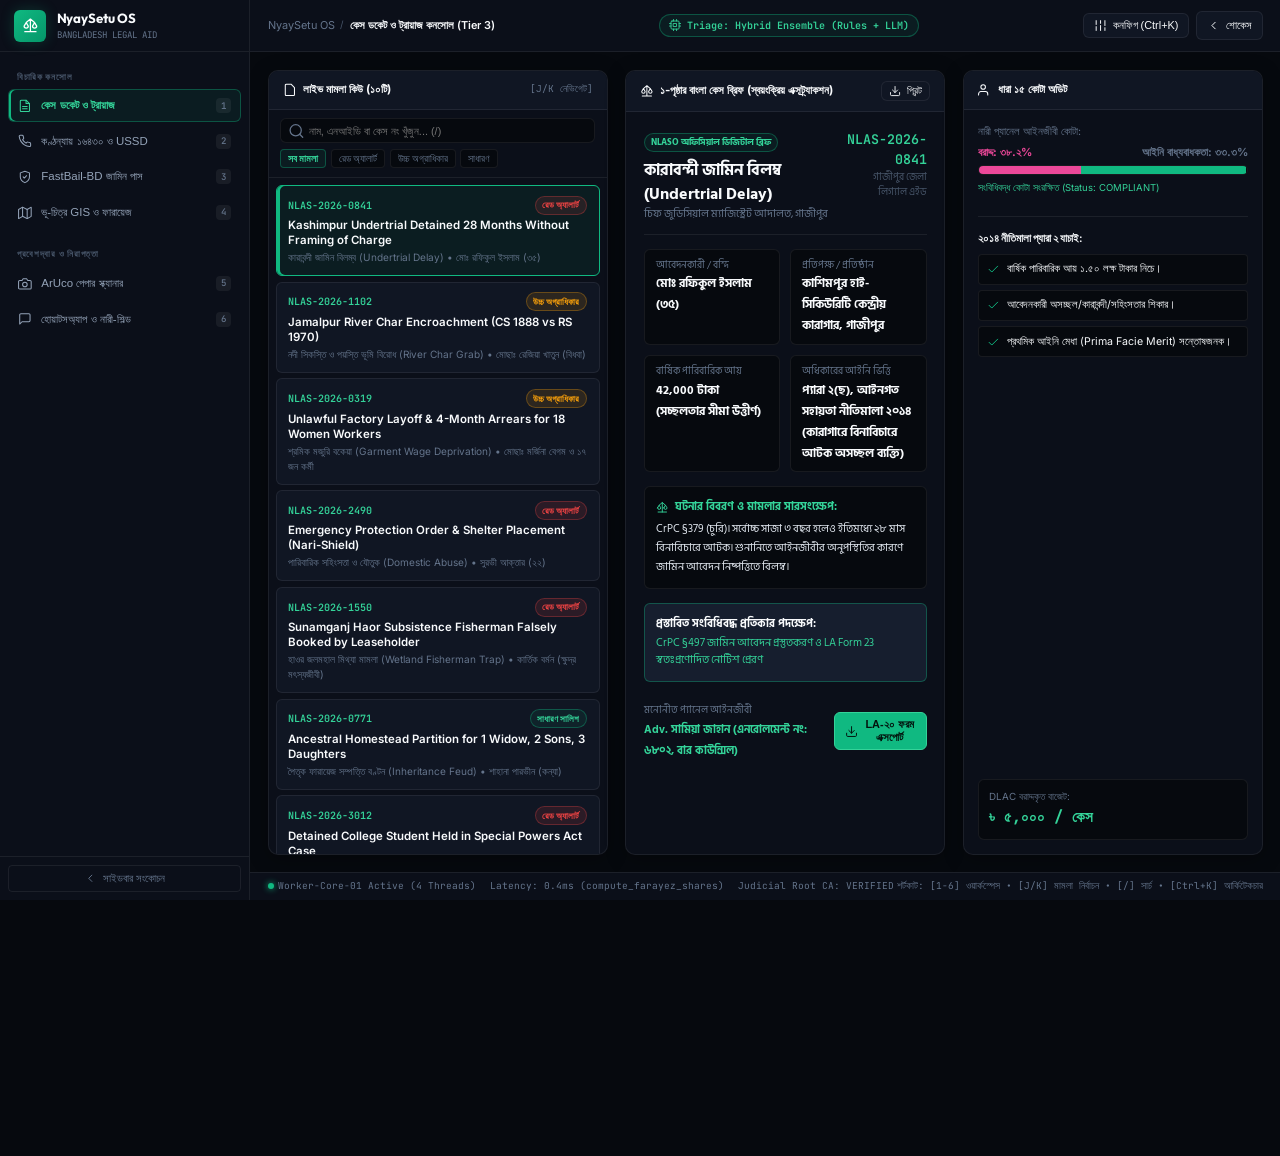
<file: demo-prototype/index.html>
<!DOCTYPE html>
<html lang="bn">
<head>
  <meta charset="UTF-8">
  <meta name="viewport" content="width=device-width, initial-scale=1.0, maximum-scale=1.0, user-scalable=no">
  <title>NyaySetu OS // Sovereign Judicial Workspace Operating System</title>
  <meta name="description" content="NyaySetu OS: Next-generation omnichannel legal aid workspace cockpit for Bangladesh. Features multithreaded cryptography, cadastral GIS warping, dialect voice AI, and statutory triage.">
  <link rel="stylesheet" href="styles.css">
</head>
<body class="theme-sovereign">

  <!-- Main App Shell Grid -->
  <div class="app-shell">

    <!-- ====================================================================
         1. LEFT SIDEBAR NAVIGATION RAIL
         ==================================================================== -->
    <aside class="app-sidebar">
      <div>
        <!-- Brand Block -->
        <div class="sidebar-brand-block">
          <div class="brand-emblem">
            <svg class="svg-icon svg-icon-stroke" viewBox="0 0 24 24"><path d="M12 3v18M6 8l6-5 6 5M3 13l3-5 3 5a3 3 0 0 1-6 0zM15 13l3-5 3 5a3 3 0 0 1-6 0zM4 21h16"/></svg>
          </div>
          <div class="brand-details">
            <span class="brand-title">NyaySetu OS</span>
            <span class="brand-tag">BANGLADESH LEGAL AID</span>
          </div>
        </div>

        <!-- Navigation Workspaces -->
        <nav class="sidebar-nav-list" aria-label="Workspaces">
          <div class="nav-section-heading">বিচারিক কনসোল</div>

          <button class="nav-item-btn active" data-workspace="triage" onclick="switchWorkspace('triage')" title="Case Docket & Triage [1]">
            <div class="nav-btn-content">
              <svg class="svg-icon svg-icon-stroke" viewBox="0 0 24 24"><path d="M14 2H6a2 2 0 0 0-2 2v16a2 2 0 0 0 2 2h12a2 2 0 0 0 2-2V8z"/><polyline points="14 2 14 8 20 8"/><line x1="16" y1="13" x2="8" y2="13"/><line x1="16" y1="17" x2="8" y2="17"/></svg>
              <span>কেস ডকেট ও ট্রায়াজ</span>
            </div>
            <span class="hotkey-chip">1</span>
          </button>

          <button class="nav-item-btn" data-workspace="voice" onclick="switchWorkspace('voice')" title="Voice & USSD [2]">
            <div class="nav-btn-content">
              <svg class="svg-icon svg-icon-stroke" viewBox="0 0 24 24"><path d="M22 16.92v3a2 2 0 0 1-2.18 2 19.79 19.79 0 0 1-8.63-3.07 19.5 19.5 0 0 1-6-6 19.79 19.79 0 0 1-3.07-8.67A2 2 0 0 1 4.11 2h3a2 2 0 0 1 2 1.72 12.84 12.84 0 0 0 .7 2.81 2 2 0 0 1-.45 2.11L8.09 9.91a16 16 0 0 0 6 6l1.27-1.27a2 2 0 0 1 2.11-.45 12.84 12.84 0 0 0 2.81.7A2 2 0 0 1 22 16.92z"/></svg>
              <span>কণ্ঠন্যায় ১৬৪৩০ ও USSD</span>
            </div>
            <span class="hotkey-chip">2</span>
          </button>

          <button class="nav-item-btn" data-workspace="fastbail" onclick="switchWorkspace('fastbail')" title="FastBail-BD [3]">
            <div class="nav-btn-content">
              <svg class="svg-icon svg-icon-stroke" viewBox="0 0 24 24"><path d="M12 22s8-4 8-10V5l-8-3-8 3v7c0 6 8 10 8 10z"/><path d="m9 12 2 2 4-4"/></svg>
              <span>FastBail-BD জামিন পাস</span>
            </div>
            <span class="hotkey-chip">3</span>
          </button>

          <button class="nav-item-btn" data-workspace="gis" onclick="switchWorkspace('gis')" title="Bhoo-Chitra GIS [4]">
            <div class="nav-btn-content">
              <svg class="svg-icon svg-icon-stroke" viewBox="0 0 24 24"><polygon points="1 6 1 22 8 18 16 22 23 18 23 2 16 6 8 2 1 6"/><line x1="8" y1="2" x2="8" y2="18"/><line x1="16" y1="6" x2="16" y2="22"/></svg>
              <span>ভূ-চিত্র GIS ও ফারায়েজ</span>
            </div>
            <span class="hotkey-chip">4</span>
          </button>

          <div class="nav-section-heading" style="margin-top:0.6rem;">প্রবেশদ্বার ও নিরাপত্তা</div>

          <button class="nav-item-btn" data-workspace="aruco" onclick="switchWorkspace('aruco')" title="ArUco Scanner [5]">
            <div class="nav-btn-content">
              <svg class="svg-icon svg-icon-stroke" viewBox="0 0 24 24"><path d="M23 19a2 2 0 0 1-2 2H3a2 2 0 0 1-2-2V8a2 2 0 0 1 2-2h4l2-3h6l2 3h4a2 2 0 0 1 2 2z"/><circle cx="12" cy="13" r="4"/></svg>
              <span>ArUco পেপার স্ক্যানার</span>
            </div>
            <span class="hotkey-chip">5</span>
          </button>

          <button class="nav-item-btn" data-workspace="whatsapp" onclick="switchWorkspace('whatsapp')" title="WhatsApp & Nari-Shield [6]">
            <div class="nav-btn-content">
              <svg class="svg-icon svg-icon-stroke" viewBox="0 0 24 24"><path d="M21 15a2 2 0 0 1-2 2H7l-4 4V5a2 2 0 0 1 2-2h14a2 2 0 0 1 2 2z"/></svg>
              <span>হোয়াটসঅ্যাপ ও নারী-শিল্ড</span>
            </div>
            <span class="hotkey-chip">6</span>
          </button>
        </nav>
      </div>

      <!-- Sidebar Footer Controls -->
      <div class="sidebar-footer-block">
        <button class="sidebar-toggle-btn" onclick="toggleSidebarCollapse()" title="Toggle Sidebar Width">
          <svg class="svg-icon svg-icon-stroke" viewBox="0 0 24 24"><polyline points="15 18 9 12 15 6"/></svg>
          <span>সাইডবার সংকোচন</span>
        </button>
      </div>
    </aside>

    <!-- ====================================================================
         2. TOP COMMAND & TELEMETRY HEADER
         ==================================================================== -->
    <header class="app-header">
      <div class="header-left-zone">
        <nav class="breadcrumbs-trail" aria-label="Breadcrumbs">
          <span class="breadcrumb-crumb">NyaySetu OS</span>
          <span class="breadcrumb-separator">/</span>
          <span class="breadcrumb-crumb active" id="header-active-workspace-label">কেস ডকেট ও ট্রায়াজ কনসোল (Tier 3)</span>
        </nav>
      </div>

      <div class="header-center-zone">
        <div class="engine-pill-badge" id="header-engine-pill" onclick="toggleAdminDrawer(true)" title="Configure Engine Architecture (Ctrl + K)">
          <svg class="svg-icon svg-icon-stroke" viewBox="0 0 24 24"><rect x="4" y="4" width="16" height="16" rx="2"/><rect x="9" y="9" width="6" height="6"/></svg>
          Triage: Hybrid Ensemble (Rules + LLM)
        </div>
      </div>

      <div class="header-right-zone">
        <button class="btn-header-action" onclick="toggleAdminDrawer(true)" title="Architecture Admin Hub (Ctrl + K)">
          <svg class="svg-icon svg-icon-stroke" viewBox="0 0 24 24"><line x1="4" y1="21" x2="4" y2="14"/><line x1="4" y1="10" x2="4" y2="3"/><line x1="12" y1="21" x2="12" y2="12"/><line x1="12" y1="8" x2="12" y2="3"/><line x1="20" y1="21" x2="20" y2="16"/><line x1="20" y1="12" x2="20" y2="3"/></svg>
          <span>কনফিগ (Ctrl+K)</span>
        </button>
        <a href="../index.html" class="btn-header-action" title="Back to Master Showcase">
          <svg class="svg-icon svg-icon-stroke" viewBox="0 0 24 24"><path d="m15 18-6-6 6-6"/></svg>
          <span>শোকেস</span>
        </a>
      </div>
    </header>

    <!-- ====================================================================
         3. CENTRAL ACTIVE WORKSPACE STAGE
         ==================================================================== -->
    <main class="workspace-stage">

      <!-- WORKSPACE 1: CASE DOCKET & TRIAGE (3-COLUMN WORKSTATION) -->
      <section class="workspace-pane active" id="pane-triage">
        <div class="docket-layout-grid">
          <!-- Col 1: Searchable Filterable Case List -->
          <div class="pane-card">
            <div class="pane-header-strip">
              <span class="pane-title-text">
                <svg class="svg-icon svg-icon-stroke" viewBox="0 0 24 24"><path d="M14 2H6a2 2 0 0 0-2 2v16a2 2 0 0 0 2 2h12a2 2 0 0 0 2-2V8z"/></svg>
                লাইভ মামলা কিউ (১০টি)
              </span>
              <span style="font-family:var(--font-mono); font-size:0.68rem; color:var(--text-muted);">[J/K নেভিগেট]</span>
            </div>

            <div class="pane-filter-bar">
              <div class="search-input-wrapper">
                <svg class="svg-icon svg-icon-stroke search-icon" viewBox="0 0 24 24"><circle cx="11" cy="11" r="8"/><line x1="21" y1="21" x2="16.65" y2="16.65"/></svg>
                <input type="text" id="docket-search-field" placeholder="নাম, এনআইডি বা কেস নং খুঁজুন... (/)" oninput="handleDocketSearch(this.value)">
              </div>
              <div class="filter-chips-row">
                <button class="filter-chip active" data-urgency="ALL" onclick="setDocketUrgencyFilter('ALL')">সব মামলা</button>
                <button class="filter-chip" data-urgency="URGENT_RED" onclick="setDocketUrgencyFilter('URGENT_RED')">রেড অ্যালার্ট</button>
                <button class="filter-chip" data-urgency="HIGH_YELLOW" onclick="setDocketUrgencyFilter('HIGH_YELLOW')">উচ্চ অগ্রাধিকার</button>
                <button class="filter-chip" data-urgency="STANDARD_GREEN" onclick="setDocketUrgencyFilter('STANDARD_GREEN')">সাধারণ</button>
              </div>
            </div>

            <div class="docket-scroll-list" id="docket-cases-list">
              <!-- Dynamically populated from BANGLADESH_CASES -->
            </div>
          </div>

          <!-- Col 2: 1-Page Bengali Case Brief -->
          <div class="pane-card">
            <div class="pane-header-strip">
              <span class="pane-title-text">
                <svg class="svg-icon svg-icon-stroke" viewBox="0 0 24 24"><path d="M12 3v18M6 8l6-5 6 5M3 13l3-5 3 5a3 3 0 0 1-6 0zM15 13l3-5 3 5a3 3 0 0 1-6 0zM4 21h16"/></svg>
                ১-পৃষ্ঠার বাংলা কেস ব্রিফ (স্বয়ংক্রিয় এক্সট্র্যাকশন)
              </span>
              <button class="btn-header-action" onclick="generateStatutoryForm('LA_20')" style="font-size:0.72rem; padding:0.2rem 0.5rem;">
                <svg class="svg-icon svg-icon-stroke" viewBox="0 0 24 24"><path d="M21 15v4a2 2 0 0 1-2 2H5a2 2 0 0 1-2-2v-4"/><polyline points="7 10 12 15 17 10"/><line x1="12" y1="15" x2="12" y2="3"/></svg>
                প্রিন্ট
              </button>
            </div>
            <div class="brief-content-scroll" id="bengali-brief-render-area">
              <!-- Populated by selectDocketCase() -->
            </div>
          </div>

          <!-- Col 3: Legal Quota & Statutory Compliance Inspector -->
          <div class="pane-card">
            <div class="pane-header-strip">
              <span class="pane-title-text">
                <svg class="svg-icon svg-icon-stroke" viewBox="0 0 24 24"><path d="M17 21v-2a4 4 0 0 0-4-4H5a4 4 0 0 0-4 4v2"/><circle cx="9" cy="7" r="4"/></svg>
                ধারা ১৫ কোটা অডিট
              </span>
            </div>
            <div style="padding:1rem; display:flex; flex-direction:column; justify-content:space-between; height:100%;">
              <div>
                <div style="font-size:0.75rem; color:var(--text-muted); margin-bottom:0.35rem;">নারী প্যানেল আইনজীবী কোটা:</div>
                <div style="display:flex; justify-content:space-between; font-size:0.8rem; font-weight:700; margin-bottom:0.3rem;">
                  <span style="color:#ec4899;">বরাদ্দ: ৩৮.২%</span>
                  <span style="color:var(--text-muted);">আইনি বাধ্যবাধকতা: ৩৩.৩%</span>
                </div>
                <div style="background:var(--surface-base); height:10px; border-radius:var(--radius-full); overflow:hidden; display:flex; border:1px solid var(--border-subtle);">
                  <div style="background:#ec4899; width:38.2%;"></div>
                  <div style="background:var(--accent-primary); width:61.8%;"></div>
                </div>
                <div style="font-size:0.68rem; color:var(--accent-light); margin-top:0.4rem;">
                  সংবিধিবদ্ধ কোটা সংরক্ষিত (Status: COMPLIANT)
                </div>

                <div style="margin-top:1.5rem; border-top:1px solid var(--border-subtle); padding-top:1rem;">
                  <div style="font-size:0.75rem; font-weight:700; color:var(--text-main); margin-bottom:0.5rem;">
                    ২০১৪ নীতিমালা প্যারা ২ যাচাই:
                  </div>
                  <div class="statutory-checklist-item">
                    <svg class="svg-icon svg-icon-stroke statutory-check-icon" viewBox="0 0 24 24"><polyline points="20 6 9 17 4 12"/></svg>
                    <span>বার্ষিক পারিবারিক আয় ১.৫০ লক্ষ টাকার নিচে।</span>
                  </div>
                  <div class="statutory-checklist-item">
                    <svg class="svg-icon svg-icon-stroke statutory-check-icon" viewBox="0 0 24 24"><polyline points="20 6 9 17 4 12"/></svg>
                    <span>আবেদনকারী অসচ্ছল/কারাবন্দী/সহিংসতার শিকার।</span>
                  </div>
                  <div class="statutory-checklist-item">
                    <svg class="svg-icon svg-icon-stroke statutory-check-icon" viewBox="0 0 24 24"><polyline points="20 6 9 17 4 12"/></svg>
                    <span>প্রথমিক আইনি মেধা (Prima Facie Merit) সন্তোষজনক।</span>
                  </div>
                </div>
              </div>

              <div style="background:var(--surface-base); border:1px solid var(--border-subtle); border-radius:var(--radius-sm); padding:0.75rem;">
                <div style="font-size:0.7rem; color:var(--text-muted);">DLAC বরাদ্দকৃত বাজেট:</div>
                <div style="font-size:1.1rem; font-family:var(--font-mono); font-weight:700; color:var(--accent-light);">
                  ৳ ৫,০০০ / কেস
                </div>
              </div>
            </div>
          </div>
        </div>
      </section>

      <!-- WORKSPACE 2: KANLHONYAY 16430 & RETRO FEATURE PHONE -->
      <section class="workspace-pane" id="pane-voice">
        <div class="telephony-console-grid">
          <!-- Left: Call Center Terminal -->
          <div class="live-call-terminal">
            <div>
              <div style="display:flex; justify-content:space-between; align-items:center; border-bottom:1px solid var(--border-subtle); padding-bottom:0.75rem;">
                <div>
                  <h3 style="font-size:1.05rem; font-weight:700; color:var(--text-main);">১৬৪৩০ কল সেন্টার অডিও কনসোল</h3>
                  <div style="font-size:0.72rem; color:var(--text-muted);">FreeSWITCH SIP গেটওয়ে • লাইভ ট্রান্সক্রিপশন ও উপভাষা ফিল্টার</div>
                </div>
                <div style="display:flex; align-items:center; gap:0.5rem;">
                  <select id="voice-dialect-select" class="config-select" style="width:180px;">
                    <option value="sylheti" selected>সিলেটি উপভাষা</option>
                    <option value="chatgaya">চাটগাঁইয়া উপভাষা</option>
                    <option value="standard">প্রমিত বাংলা</option>
                  </select>
                  <button class="btn-header-action btn-header-primary" id="voice-play-audio-btn" onclick="toggleHotlineAudio()">
                    <svg class="svg-icon" viewBox="0 0 24 24"><polygon points="5 3 19 12 5 21 5 3"/></svg>
                    অডিও শুনুন ও লাইভ ট্রান্সক্রিপ্ট
                  </button>
                </div>
              </div>

              <!-- Animated Equalizer Waveform -->
              <div class="waveform-canvas-box" id="waveform-canvas-box">
                <div class="audio-bar" style="height:12px;"></div>
                <div class="audio-bar" style="height:24px;"></div>
                <div class="audio-bar" style="height:38px;"></div>
                <div class="audio-bar" style="height:18px;"></div>
                <div class="audio-bar" style="height:44px;"></div>
                <div class="audio-bar" style="height:30px;"></div>
                <div class="audio-bar" style="height:50px;"></div>
                <div class="audio-bar" style="height:22px;"></div>
                <div class="audio-bar" style="height:40px;"></div>
                <div class="audio-bar" style="height:16px;"></div>
                <div class="audio-bar" style="height:32px;"></div>
                <div class="audio-bar" style="height:48px;"></div>
                <div class="audio-bar" style="height:20px;"></div>
                <div class="audio-bar" style="height:35px;"></div>
                <div class="audio-bar" style="height:14px;"></div>
                <div class="audio-bar" style="height:28px;"></div>
              </div>
            </div>

            <!-- Live Streaming Transcript Window -->
            <div>
              <div style="font-size:0.75rem; font-weight:700; color:var(--accent-light); margin-bottom:0.4rem;">
                রিয়েল-টাইম অডিও স্ট্রিম ট্রান্সক্রিপ্ট ও ইনটেন্ট সনাক্তকরণ:
              </div>
              <div class="live-transcript-terminal" id="live-transcript-terminal">
                <div style="color:var(--text-dim); font-size:0.8rem; text-align:center; padding:2rem 0;">
                  উপরের “অডিও শুনুন” বাটনে চাপ দিয়ে লাইভ ডায়ালগ প্লেব্যাক সক্রিয় করুন...
                </div>
              </div>
            </div>
          </div>

          <!-- Right: Bespoke 3D Nokia Feature Phone Emulator -->
          <div style="display:flex; flex-direction:column; align-items:center; justify-content:center;">
            <div class="physical-phone-chassis">
              <div class="phone-earpiece-grille"></div>
              <div class="phone-screen-bezel">
                <div class="phone-monochrome-lcd" id="ussd-phone-lcd">
                  ডায়াল করুন:<br/>
                  <strong>*16430#</strong><br/><br/>
                  [SEND চাপুন]
                </div>
              </div>
              <div class="phone-rubber-keypad">
                <button class="phone-key" onclick="pressUssdKey('1')">1 <span class="phone-key-label-sub">.</span></button>
                <button class="phone-key" onclick="pressUssdKey('2')">2 <span class="phone-key-label-sub">ABC</span></button>
                <button class="phone-key" onclick="pressUssdKey('3')">3 <span class="phone-key-label-sub">DEF</span></button>
                <button class="phone-key" onclick="pressUssdKey('4')">4 <span class="phone-key-label-sub">GHI</span></button>
                <button class="phone-key" onclick="pressUssdKey('5')">5 <span class="phone-key-label-sub">JKL</span></button>
                <button class="phone-key" onclick="pressUssdKey('6')">6 <span class="phone-key-label-sub">MNO</span></button>
                <button class="phone-key" onclick="pressUssdKey('7')">7 <span class="phone-key-label-sub">PQRS</span></button>
                <button class="phone-key" onclick="pressUssdKey('8')">8 <span class="phone-key-label-sub">TUV</span></button>
                <button class="phone-key" onclick="pressUssdKey('9')">9 <span class="phone-key-label-sub">WXYZ</span></button>
                <button class="phone-key" onclick="pressUssdKey('*')">* <span class="phone-key-label-sub">@</span></button>
                <button class="phone-key" onclick="pressUssdKey('0')">0 <span class="phone-key-label-sub">+</span></button>
                <button class="phone-key" onclick="pressUssdKey('#')"># <span class="phone-key-label-sub">_</span></button>
                <button class="phone-key" style="background:#047857; color:#fff;" onclick="pressUssdKey('CALL')">SEND</button>
                <button class="phone-key" style="background:#b91c1c; color:#fff;" onclick="pressUssdKey('CLEAR')">END</button>
                <button class="phone-key" onclick="pressUssdKey('CLEAR')">CLR</button>
              </div>
            </div>
            <div style="font-size:0.72rem; color:var(--text-muted); margin-top:0.65rem; text-align:center;">
              বাস্তব সাউন্ড এফেক্টস সহ কীপ্যাডে ক্লিক করে মেনু নেভিগেট করুন।
            </div>
          </div>
        </div>
      </section>

      <!-- WORKSPACE 3: FASTBAIL-BD CRYPTOGRAPHIC BENCH -->
      <section class="workspace-pane" id="pane-fastbail">
        <div class="fastbail-dual-bench">
          <!-- Left Judicial Grant Controls -->
          <div class="pane-card" style="padding:1.5rem; justify-content:space-between;">
            <div>
              <div style="border-bottom:1px solid var(--border-subtle); padding-bottom:0.75rem; margin-bottom:1rem;">
                <h3 style="font-size:1.05rem; font-weight:700; color:var(--text-main);">বিচারিক জামিন অনুমোদন ও ডিজিটাল সিল</h3>
                <div style="font-size:0.72rem; color:var(--text-muted);">Ed25519 Curve / SHA-256 ক্রিপ্টোগ্রাফিক কিউআর টোকেন জেনারেটর</div>
              </div>

              <div style="margin-bottom:0.75rem;">
                <label class="config-label">বন্দির পরিচয় ও কয়েদি নং:</label>
                <input type="text" id="fastbail-inmate-id" class="config-select" value="মোঃ রফিকুল ইসলাম (বন্দি নং ৮৪১৯/ক)">
              </div>
              <div style="margin-bottom:1.25rem;">
                <label class="config-label">মামলা নম্বর ও আদালত:</label>
                <input type="text" id="fastbail-case-no" class="config-select" value="NLAS-2026-0841 (CJM Gazipur, CrPC §497)">
              </div>

              <button class="btn-header-action btn-header-primary" style="width:100%; justify-content:center; padding:0.65rem;" onclick="issueFastBailOrder()">
                <svg class="svg-icon svg-icon-stroke" viewBox="0 0 24 24"><path d="m9 12 2 2 4-4"/><circle cx="12" cy="12" r="10"/></svg>
                বিচারিক জামিন মঞ্জুর ও কিউআর সিল প্রস্তুত করুন
              </button>
            </div>

            <!-- Judicial Bail Pass Render Area -->
            <div id="fastbail-judicial-pass-output" style="margin-top:1.5rem;">
              <div style="color:var(--text-dim); font-size:0.8rem; text-align:center; padding:2rem 0; border:1px dashed var(--border-subtle); border-radius:var(--radius-sm);">
                জামিন আদেশ প্রস্তুত করতে উপরের বাটনে চাপ দিন।
              </div>
            </div>
          </div>

          <!-- Right Gate Verification Terminal -->
          <div class="gate-terminal-bay">
            <div>
              <div style="display:flex; justify-content:space-between; align-items:center; margin-bottom:1rem;">
                <span style="font-family:var(--font-mono); font-size:0.78rem; color:var(--accent-light); font-weight:700;">
                  [TERMINAL: KASHIMPUR_JAIL_GATE_01]
                </span>
                <span style="font-family:var(--font-mono); font-size:0.7rem; color:var(--text-muted);">OFFLINE PKI VERIFIER</span>
              </div>
              <div style="background:#080e18; border:1px dashed #334155; height:180px; border-radius:6px; display:flex; flex-direction:column; align-items:center; justify-content:center; color:var(--text-dim); font-size:0.8rem; gap:0.5rem;">
                <svg class="svg-icon svg-icon-stroke" viewBox="0 0 24 24" style="width:2.5em; height:2.5em;"><rect x="3" y="3" width="7" height="7"/><rect x="14" y="3" width="7" height="7"/><rect x="14" y="14" width="7" height="7"/><rect x="3" y="14" width="7" height="7"/></svg>
                ফটক ক্যামেরা প্রস্তুত • কিউআর কোড স্ক্যান করুন
              </div>
            </div>

            <!-- Audit Logs -->
            <div style="background:var(--surface-base); border:1px solid var(--border-subtle); border-radius:var(--radius-sm); padding:1rem; min-height:140px;" id="fastbail-gate-log-box">
              <div style="color:var(--text-dim); font-size:0.75rem; font-family:var(--font-mono);">
                সিস্টেম সক্রিয়। জামিন আদেশ প্রস্তুত হওয়ার পর স্ক্যান টেস্ট চালান।
              </div>
            </div>
          </div>
        </div>
      </section>

      <!-- WORKSPACE 4: BHOO-CHITRA GIS & FARAYEZ -->
      <section class="workspace-pane" id="pane-gis">
        <div class="gis-workstation-grid">
          <!-- Left: Expansive GIS Map Canvas with CS vs Sat Overlay -->
          <div class="gis-map-viewport" id="gis-map-viewport">
            <!-- HUD Overlays -->
            <div class="gis-hud-overlay">
              <span class="gis-hud-tag">মৌজা: বাহাদুরাবাদ (দেওয়ানগঞ্জ)</span>
              <span class="gis-hud-tag">দাগ নং: ৮৪২</span>
              <span class="gis-hud-tag" style="color:#ef4444; border-color:rgba(239,68,68,0.4);">দখল: ১৪.৮ শতক</span>
            </div>

            <!-- CS 1888 Survey Canvas (Background) -->
            <div class="map-layer map-layer-cs">
              <svg viewBox="0 0 600 450" width="100%" height="100%" style="opacity:0.85;">
                <path d="M40 50 L280 45 L340 260 L80 300 Z" fill="none" stroke="#78350f" stroke-width="2.5"/>
                <text x="90" y="140" fill="#78350f" font-family="sans-serif" font-size="14" font-weight="bold">দাগ নং: ৮৪২ (সিএস ১৮৮৮ মৌজা নকশা)</text>
                <!-- Red Encroachment Polygon -->
                <polygon points="210,130 290,135 275,225 195,215" fill="rgba(239, 68, 68, 0.45)" stroke="#dc2626" stroke-width="2"/>
                <text x="215" y="180" fill="#b91c1c" font-size="12" font-weight="bold">দখলকৃত: ১৪.৮ শতক</text>
              </svg>
            </div>

            <!-- Modern Satellite Canvas (Foreground Clipped) -->
            <div class="map-layer map-layer-sat" id="gis-sat-layer">
              <svg viewBox="0 0 600 450" width="100%" height="100%">
                <path d="M40 50 L280 45 L340 260 L80 300 Z" fill="none" stroke="#38bdf8" stroke-width="2.5" stroke-dasharray="5"/>
                <text x="90" y="140" fill="#38bdf8" font-family="sans-serif" font-size="14">দাগ নং: ৮৪২ (RS ১৯৭০ বর্তমান স্যাটেলাইট)</text>
              </svg>
            </div>

            <!-- Interactive Sliding Divider -->
            <div class="map-divider-bar" id="gis-slider-divider">
              <div class="map-handle-knob">
                <svg class="svg-icon svg-icon-stroke" viewBox="0 0 24 24"><polyline points="15 18 9 12 15 6"/><polyline points="9 18 3 12 9 6"/><polyline points="21 18 15 12 21 6"/></svg>
              </div>
            </div>
          </div>

          <!-- Right: Farayez Inheritance Calculator -->
          <div class="pane-card" style="padding:1.25rem;">
            <div style="border-bottom:1px solid var(--border-subtle); padding-bottom:0.6rem; margin-bottom:0.85rem;">
              <h3 style="font-size:0.95rem; font-weight:700; color:var(--text-main);">ফারায়েজ সম্পত্তি বণ্টন হিসাবক</h3>
              <div style="font-size:0.7rem; color:var(--text-muted);">কুরআনীয় নিয়ম ও ওয়ারিশ খতিয়ান সুষম বণ্টন</div>
            </div>

            <div style="display:grid; grid-template-columns:1fr 1fr; gap:0.5rem; margin-bottom:0.75rem;">
              <div>
                <label class="config-label">মোট জমি (শতক):</label>
                <input type="number" id="farayez-land-decimals" class="config-select" value="84" oninput="triggerFarayezCalculation()">
              </div>
              <div>
                <label class="config-label">স্ত্রী (বিধবা):</label>
                <input type="number" id="farayez-widows-count" class="config-select" value="1" min="0" max="4" oninput="triggerFarayezCalculation()">
              </div>
              <div>
                <label class="config-label">পুত্র সন্তান:</label>
                <input type="number" id="farayez-sons-count" class="config-select" value="2" min="0" oninput="triggerFarayezCalculation()">
              </div>
              <div>
                <label class="config-label">কন্যা সন্তান:</label>
                <input type="number" id="farayez-daughters-count" class="config-select" value="3" min="0" oninput="triggerFarayezCalculation()">
              </div>
            </div>

            <!-- Shares Output List -->
            <div id="farayez-shares-list" style="margin-top:0.5rem;">
              <!-- Dynamically populated by triggerFarayezCalculation() -->
            </div>
          </div>
        </div>
      </section>

      <!-- WORKSPACE 5: ARUCO OPTICAL SCANNER STATION -->
      <section class="workspace-pane" id="pane-aruco">
        <div class="aruco-scanner-layout">
          <!-- Optical Viewport -->
          <div class="pane-card" style="padding:1.25rem; justify-content:space-between;">
            <div>
              <div style="border-bottom:1px solid var(--border-subtle); padding-bottom:0.6rem; margin-bottom:0.85rem;">
                <h3 style="font-size:0.95rem; font-weight:700; color:var(--text-main);">ArUco অপটিক্যাল পেপার ইনজেশন</h3>
                <div style="font-size:0.7rem; color:var(--text-muted);">কাগজের ফর্মের ৪ কোণার মার্কার দিয়ে স্বয়ংক্রিয় সোজা ও OCR এক্সট্র্যাকশন</div>
              </div>

              <div class="scanner-viewport" id="aruco-camera-viewport">
                <div class="laser-line"></div>
                <div class="scanner-sheet">
                  <div class="aruco-marker aruco-tl"><div></div><div></div><div></div></div>
                  <div class="aruco-marker aruco-tr"><div></div><div></div><div></div></div>
                  <div class="aruco-marker aruco-bl"><div></div><div></div><div></div></div>
                  <div class="aruco-marker aruco-br"><div></div><div></div><div></div></div>
                  <div style="border-bottom:1px solid #cbd5e1; padding-bottom:4px; font-weight:bold; font-size:0.65rem; text-align:center;">
                    জাতীয় আইনগত সহায়তা প্রদান সংস্থা (LAF-1)
                  </div>
                  <div style="line-height:1.4; color:#334155;">
                    <strong>নাম:</strong> মোছাঃ রেজিয়া খাতুন<br/>
                    <strong>পিতা/স্বামী:</strong> মৃত আকমল হোসেন<br/>
                    <strong>এনআইডি:</strong> 19842691234567890<br/>
                    <strong>বিরোধ:</strong> নদী চরের ১৪.৮ শতক জমি দখল<br/>
                    <strong>স্বাক্ষর:</strong> [রেজিয়া খাতুন]
                  </div>
                  <div class="ocr-bounding-box" style="top:32px; left:4px; width:150px; height:18px;"></div>
                  <div class="ocr-bounding-box" style="top:52px; left:4px; width:170px; height:18px;"></div>
                  <div style="text-align:right; font-size:0.55rem; color:#64748b;">ArUco-Dict-4x4-50</div>
                </div>
              </div>
            </div>

            <button class="btn-header-action btn-header-primary" id="aruco-start-scan-btn" style="width:100%; justify-content:center; padding:0.65rem; margin-top:1rem;" onclick="triggerArucoOpticalScan()">
              <svg class="svg-icon svg-icon-stroke" viewBox="0 0 24 24"><path d="M23 19a2 2 0 0 1-2 2H3a2 2 0 0 1-2-2V8a2 2 0 0 1 2-2h4l2-3h6l2 3h4a2 2 0 0 1 2 2z"/><circle cx="12" cy="13" r="4"/></svg>
              ক্যামেরা স্ক্যান ও পার্সপেক্টিভ সংশোধন সিমুলেট করুন
            </button>
          </div>

          <!-- Extracted Data Table -->
          <div class="pane-card" style="padding:1.25rem;">
            <div style="border-bottom:1px solid var(--border-subtle); padding-bottom:0.6rem; margin-bottom:0.85rem;">
              <h3 style="font-size:0.95rem; font-weight:700; color:var(--text-main);">এক্সট্র্যাক্ট করা ডেটা ও কনফিডেন্স স্কোর</h3>
              <div style="font-size:0.7rem; color:var(--text-muted);">বাংলা হাতের লেখা ও প্রিন্ট টোকেনাইজার ফলাফল</div>
            </div>
            <div id="aruco-detected-data-table">
              <div style="color:var(--text-dim); font-size:0.8rem; text-align:center; padding:3rem 0;">
                স্ক্যানিং শুরু করতে বাম পাশের বাটনে চাপ দিন।
              </div>
            </div>
          </div>
        </div>
      </section>

      <!-- WORKSPACE 6: WHATSAPP & NARI-SHIELD -->
      <section class="workspace-pane" id="pane-whatsapp">
        <div class="whatsapp-nari-layout">
          <!-- WhatsApp Chat Client -->
          <div class="pane-card" style="background:#0b141a; border-color:#222d34;">
            <div style="background:#202c33; padding:0.75rem 1rem; display:flex; align-items:center; justify-content:space-between; border-bottom:1px solid #2a3942;">
              <div style="display:flex; align-items:center; gap:0.75rem;">
                <div style="width:34px; height:34px; border-radius:50%; background:#00a884; display:flex; align-items:center; justify-content:center; color:#fff;">
                  <svg class="svg-icon svg-icon-stroke" viewBox="0 0 24 24"><path d="M12 22s8-4 8-10V5l-8-3-8 3v7c0 6 8 10 8 10z"/></svg>
                </div>
                <div>
                  <div style="font-size:0.85rem; font-weight:700; color:#e9edef;">জাতীয় আইনি সহায়তা বট (NLASO)</div>
                  <div style="font-size:0.68rem; color:#8696a0;">অনলাইন • এন্ড-টু-এন্ড এনক্রিপ্টেড</div>
                </div>
              </div>
              <button class="btn-header-action" onclick="triggerNariShieldEscape()" style="background:#ef4444; color:#fff; border:none;">
                জরুরি প্রস্থান (Panic Escape)
              </button>
            </div>

            <!-- Messages Stream -->
            <div id="whatsapp-chat-messages" style="flex:1; padding:1.25rem; overflow-y:auto; display:flex; flex-direction:column; gap:0.75rem; background:#0b141a;">
              <div style="align-self:flex-start; background:#202c33; color:#d1d7db; padding:0.6rem 0.85rem; border-radius:0 8px 8px 8px; max-width:82%; font-size:0.82rem;">
                সালামু আলাইকুম। জাতীয় আইনি সহায়তা সংস্থায় স্বাগতম। আপনার সমস্যা লিখে পাঠান অথবা ভয়েস মেসেজ দিন।
              </div>
              <div style="align-self:flex-end; background:#005c4b; color:#e9edef; padding:0.6rem 0.85rem; border-radius:8px 0 8px 8px; max-width:82%; font-size:0.82rem;">
                আমার স্বামী যৌতুকের জন্য আমাকে শারীরিক নির্যাতন করে ঘর থেকে বের করে দিয়েছে। আমি এখন বাবার বাড়ি আছি কিন্তু ওরা হুমকি দিচ্ছে।
              </div>
              <div style="align-self:flex-start; background:#202c33; color:#d1d7db; padding:0.6rem 0.85rem; border-radius:0 8px 8px 8px; max-width:82%; font-size:0.82rem; border-left:3px solid #00a884;">
                <strong>জরুরি সুরক্ষা নিশ্চিত:</strong> আপনি নারী ও শিশু নির্যাতন দমন আইন এবং পারিবারিক সহিংসতা আইনে পূর্ণ বিনামূল্যে সরকারি সহায়তা ও আইনজীবী পাওয়ার যোগ্য। জেলা ও বর্তমান অবস্থান নিশ্চিত করুন, আমরা তাৎক্ষণিক প্যানেল আইনজীবী ও নারী আশ্রয়কেন্দ্রের সহায়তা সমন্বয় করছি।
              </div>
            </div>

            <!-- Input Strip -->
            <div style="background:#202c33; padding:0.65rem 1rem; display:flex; gap:0.5rem; align-items:center;">
              <input type="text" id="whatsapp-chat-input" placeholder="বার্তা লিখুন অথবা ভয়েস রেকর্ড পাঠান..." style="flex:1; background:#2a3942; border:none; color:#e9edef; padding:0.5rem 0.75rem; border-radius:8px; font-size:0.82rem; outline:none;" onkeydown="if(event.key==='Enter')sendWhatsAppMessage()">
              <button onclick="sendWhatsAppMessage()" style="background:#00a884; border:none; color:#fff; border-radius:50%; width:32px; height:32px; display:flex; align-items:center; justify-content:center; cursor:pointer;" title="বার্তা পাঠান">
                <svg class="svg-icon svg-icon-stroke" viewBox="0 0 24 24"><line x1="22" y1="2" x2="11" y2="13"/><polygon points="22 2 15 22 11 13 2 9 22 2"/></svg>
              </button>
            </div>
          </div>

          <!-- Nari-Shield Protocol Center -->
          <div class="pane-card" style="padding:1.5rem; justify-content:space-between;">
            <div>
              <div style="border-bottom:1px solid var(--border-subtle); padding-bottom:0.75rem; margin-bottom:1rem;">
                <h3 style="font-size:1.05rem; font-weight:700; color:var(--text-main);">নারী-শিল্ড (Nari-Shield) ডিসক্রিট প্রটোকল</h3>
                <div style="font-size:0.72rem; color:var(--text-muted);">পারিবারিক সহিংসতার শিকার নারীদের জন্য গোপনীয় ব্রাউজিং ও সুরক্ষা ব্যবস্থা</div>
              </div>

              <p style="font-size:0.82rem; color:var(--text-secondary); line-height:1.6; margin-bottom:1rem;">
                যে কোনো মুহূর্তে কোনো সন্দেহভাজন ব্যক্তি কাছে আসলে কি-বোর্ডে <strong>Esc</strong> চাপুন অথবা <strong>“জরুরি প্রস্থান”</strong> বাটনে চাপ দিন। সিস্টেম তাৎক্ষণিক একটি স্বাভাবিক লাইফস্টাইল ও রান্নার রেসিপি পোর্টালে রূপান্তরিত হবে।
              </p>

              <div style="background:var(--surface-base); border:1px solid var(--border-subtle); border-radius:var(--radius-sm); padding:1rem;">
                <div style="font-size:0.75rem; font-weight:700; color:var(--accent-light); margin-bottom:0.35rem;">
                  সুরক্ষা বৈশিষ্ট্যসমূহ:
                </div>
                <ul style="font-size:0.75rem; color:var(--text-muted); line-height:1.7; padding-left:1.2rem;">
                  <li>ব্রাউজার হিস্ট্রি স্বয়ংক্রিয় ট্রানজিয়েন্ট মোড</li>
                  <li>কোনো মেসেজ হিস্ট্রি ডিভাইসের ক্যাশে সংরক্ষিত থাকে না</li>
                  <li>জরুরি কন্টাক্ট স্বয়ংক্রিয় এনক্রিপ্ট হয়ে নিকটস্থ লিগ্যাল এইড অফিসারের ডকেটে জমা হয়</li>
                </ul>
              </div>
            </div>

            <button class="btn-header-action" onclick="triggerNariShieldEscape()" style="background:#ef4444; color:#fff; border:none; width:100%; justify-content:center; padding:0.65rem;">
              প্যানিক এস্কেপ টেস্ট করুন (Esc)
            </button>
          </div>
        </div>
      </section>

    </main>

    <!-- ====================================================================
         4. BOTTOM SYSTEM TELEMETRY FOOTER
         ==================================================================== -->
    <footer class="app-footer">
      <div style="display:flex; align-items:center; gap:1rem;">
        <span class="footer-status-pill" id="footer-worker-status">
          <span class="footer-dot"></span> Worker-Core-01 Active (4 Threads)
        </span>
        <span id="footer-latency-metric">Latency: 0.42ms (Worker Idle)</span>
        <span>Judicial Root CA: VERIFIED</span>
      </div>
      <div style="display:flex; align-items:center; gap:0.75rem;">
        <span>শর্টকাট: [1-6] ওয়ার্কস্পেস • [J/K] মামলা নির্বাচন • [/] সার্চ • [Ctrl+K] আর্কিটেকচার</span>
      </div>
    </footer>

  </div>

  <!-- Mobile Bottom Navigation Dock (< 768px) -->
  <nav class="mobile-bottom-dock" aria-label="Mobile Navigation">
    <button class="mobile-dock-btn active" data-workspace="triage" onclick="switchWorkspace('triage')">
      <svg class="svg-icon svg-icon-stroke" viewBox="0 0 24 24"><path d="M14 2H6a2 2 0 0 0-2 2v16a2 2 0 0 0 2 2h12a2 2 0 0 0 2-2V8z"/></svg>
      <span>ডকেট</span>
    </button>
    <button class="mobile-dock-btn" data-workspace="voice" onclick="switchWorkspace('voice')">
      <svg class="svg-icon svg-icon-stroke" viewBox="0 0 24 24"><path d="M22 16.92v3a2 2 0 0 1-2.18 2 19.79 19.79 0 0 1-8.63-3.07 19.5 19.5 0 0 1-6-6 19.79 19.79 0 0 1-3.07-8.67A2 2 0 0 1 4.11 2h3a2 2 0 0 1 2 1.72 12.84 12.84 0 0 0 .7 2.81 2 2 0 0 1-.45 2.11L8.09 9.91a16 16 0 0 0 6 6l1.27-1.27a2 2 0 0 1 2.11-.45 12.84 12.84 0 0 0 2.81.7A2 2 0 0 1 22 16.92z"/></svg>
      <span>ভয়েস</span>
    </button>
    <button class="mobile-dock-btn" data-workspace="fastbail" onclick="switchWorkspace('fastbail')">
      <svg class="svg-icon svg-icon-stroke" viewBox="0 0 24 24"><path d="M12 22s8-4 8-10V5l-8-3-8 3v7c0 6 8 10 8 10z"/></svg>
      <span>জামিন</span>
    </button>
    <button class="mobile-dock-btn" data-workspace="gis" onclick="switchWorkspace('gis')">
      <svg class="svg-icon svg-icon-stroke" viewBox="0 0 24 24"><polygon points="1 6 1 22 8 18 16 22 23 18 23 2 16 6 8 2 1 6"/></svg>
      <span>নকশা</span>
    </button>
    <button class="mobile-dock-btn" data-workspace="aruco" onclick="switchWorkspace('aruco')">
      <svg class="svg-icon svg-icon-stroke" viewBox="0 0 24 24"><path d="M23 19a2 2 0 0 1-2 2H3a2 2 0 0 1-2-2V8a2 2 0 0 1 2-2h4l2-3h6l2 3h4a2 2 0 0 1 2 2z"/></svg>
      <span>স্ক্যান</span>
    </button>
    <button class="mobile-dock-btn" data-workspace="whatsapp" onclick="switchWorkspace('whatsapp')">
      <svg class="svg-icon svg-icon-stroke" viewBox="0 0 24 24"><path d="M21 15a2 2 0 0 1-2 2H7l-4 4V5a2 2 0 0 1 2-2h14a2 2 0 0 1 2 2z"/></svg>
      <span>সুরক্ষা</span>
    </button>
  </nav>

  <!-- Architecture Admin Hub Drawer (Modal Overlay Ctrl + K) -->
  <div class="admin-drawer-overlay" id="admin-drawer-overlay" onclick="if(event.target===this)toggleAdminDrawer(false)">
    <div class="admin-drawer-card">
      <div class="drawer-header">
        <div class="drawer-title">
          <svg class="svg-icon svg-icon-stroke" viewBox="0 0 24 24"><line x1="4" y1="21" x2="4" y2="14"/><line x1="4" y1="10" x2="4" y2="3"/><line x1="12" y1="21" x2="12" y2="12"/><line x1="12" y1="8" x2="12" y2="3"/><line x1="20" y1="21" x2="20" y2="16"/><line x1="20" y1="12" x2="20" y2="3"/><line x1="1" y1="14" x2="7" y2="14"/><line x1="9" y1="8" x2="15" y2="8"/><line x1="17" y1="16" x2="23" y2="16"/></svg>
          আর্কিটেকচার ও ইঞ্জিন কনফিগুরেশন
        </div>
        <button class="drawer-close" onclick="toggleAdminDrawer(false)" title="Close (Esc)">
          <svg class="svg-icon svg-icon-stroke" viewBox="0 0 24 24"><line x1="18" y1="6" x2="6" y2="18"/><line x1="6" y1="6" x2="18" y2="18"/></svg>
        </button>
      </div>

      <div class="drawer-grid">
        <div class="config-section">
          <div class="config-title">আইনি ট্রায়াজ ইঞ্জিন</div>
          <select id="config-triage-method" class="config-select" onchange="NyayState.config.triageMethod=this.value;updateHeaderTelemetry();">
            <option value="hybrid" selected>পদ্ধতি ক: হাইব্রিড এনসেম্বল (রুলস + LLM এক্সট্র্যাকশন)</option>
            <option value="statutory">পদ্ধতি খ: সংবিধিবদ্ধ নীতিমালা (২০১৪ প্যারা ২)</option>
            <option value="llm">পদ্ধতি গ: জেনারেটিভ লিগ্যাল LLM (Llama 3.3 70B)</option>
          </select>
        </div>

        <div class="config-section">
          <div class="config-title">FastBail ক্রিপ্টোগ্রাফি</div>
          <select id="config-crypto-method" class="config-select" onchange="NyayState.config.cryptoMethod=this.value;issueFastBailOrder();">
            <option value="ed25519" selected>পদ্ধতি ১: Ed25519 Curve (৩৮৪-বাইট দ্রুততম কিউআর)</option>
            <option value="rsa4096">পদ্ধতি ২: X.509 RSA-4096 / SHA-256 (হাইকোর্ট)</option>
            <option value="p256">পদ্ধতি ৩: NIST P-256 ECDSA (জাতীয় স্ট্যান্ডার্ড)</option>
          </select>
        </div>

        <div class="config-section">
          <div class="config-title">মৌজা ম্যাপ ওয়ার্পিং</div>
          <select id="config-map-method" class="config-select" onchange="NyayState.config.mapMethod=this.value;">
            <option value="tps" selected>পদ্ধতি ১: Thin Plate Spline (TPS - কুঁচকানো নকশা)</option>
            <option value="homography">পদ্ধতি ২: Projective Homography (সমতলীয় ৪-বিন্দু)</option>
            <option value="delaunay">পদ্ধতি ৩: Delaunay Triangulation (টুকরা অ্যাফাইন)</option>
          </select>
        </div>

        <div class="config-section">
          <div class="config-title">ইউজার ইন্টারফেস থিম</div>
          <select id="config-theme-select" class="config-select" onchange="setTheme(this.value)">
            <option value="theme-sovereign" selected>১. Sovereign Justice (পান্না সবুজ ও ডিপ নেভি)</option>
            <option value="theme-slate">২. High Court Slate (আইস ব্লু ও স্লেট)</option>
            <option value="theme-midnight">৩. Midnight Judicial (লুমিনাস মিন্ট ও ব্ল্যাক)</option>
            <option value="theme-amber">৪. Legal Aid Amber (আইভরি গোল্ড ও ব্রোঞ্জ)</option>
          </select>
        </div>
      </div>

      <div style="margin-top:1.5rem; text-align:right;">
        <button class="btn-header-action btn-header-primary" onclick="toggleAdminDrawer(false)">
          প্রয়োগ করুন
        </button>
      </div>
    </div>
  </div>

  <!-- Nari-Shield Panic Escape Screen (Innocent Weather & Recipe Portal) -->
  <div class="nari-disguise-screen" id="nari-disguise-screen">
    <div style="max-width:800px; margin:0 auto;">
      <div style="display:flex; justify-content:space-between; align-items:center; border-bottom:2px solid #e2e8f0; padding-bottom:1rem; margin-bottom:1.5rem;">
        <div style="font-size:1.4rem; font-weight:bold; color:#1e293b;">
          ডেইলি লাইফস্টাইল ও আজকের আবহাওয়া ডাইজেস্ট
        </div>
        <button onclick="closeNariShieldEscape()" style="background:#e2e8f0; border:none; padding:0.4rem 0.8rem; border-radius:4px; cursor:pointer; font-size:0.8rem;">
          নিরাপদ: মূল স্ক্রিনে ফিরুন
        </button>
      </div>

      <div style="display:grid; grid-template-columns:1fr 1fr; gap:1.5rem;">
        <div style="background:#fff; padding:1.25rem; border-radius:8px; box-shadow:0 2px 4px rgba(0,0,0,0.05);">
          <h3 style="font-size:1rem; margin-bottom:0.5rem; color:#0f172a;">ঢাকা ও পার্শ্ববর্তী অঞ্চলের আবহাওয়া</h3>
          <div style="font-size:2rem; font-weight:bold; color:#0284c7; margin-bottom:0.5rem;">২৮° সে.</div>
          <p style="font-size:0.85rem; color:#64748b;">আংশিক মেঘলা আকাশ। বাতাসের আর্দ্রতা ৬৫%। আগামী ২৪ ঘণ্টায় মাঝারি বৃষ্টির সম্ভাবনা রয়েছে।</p>
        </div>

        <div style="background:#fff; padding:1.25rem; border-radius:8px; box-shadow:0 2px 4px rgba(0,0,0,0.05);">
          <h3 style="font-size:1rem; margin-bottom:0.5rem; color:#0f172a;">আজকের সহজ রেসিপি: ইলিশ পোলাও</h3>
          <p style="font-size:0.85rem; color:#64748b; line-height:1.5;">
            উপকরণ: চিনিগুঁড়া চাল, তাজা ইলিশ মাছের টুকরো, পেঁয়াজ বেরেস্তা, খাঁটি ঘি ও কাঁচামরিচ। ২০ মিনিটে তৈরি করুন সুস্বাদু ঐতিহ্যবাহী পদ।
          </p>
        </div>
      </div>
    </div>
  </div>

  <script src="app.js"></script>
</body>
</html>
</file>
<file: demo-prototype/styles.css>
/* ==========================================================================
   NyaySetu OS // Sovereign Judicial Workspace Operating System
   Design System & Modern Enterprise Cockpit Architecture (styles.css)
   STRICT REQUIREMENT: ZERO EMOJIS - 100% BESPOKE SVG VECTOR ICONS
   ========================================================================== */

@import url('https://fonts.googleapis.com/css2?family=Inter:wght@300;400;500;600;700;800&family=JetBrains+Mono:wght@400;500;600&family=Outfit:wght@500;600;700;800&family=Hind+Siliguri:wght@400;500;600;700&display=swap');

:root {
  /* Surface Elevation Hierarchy */
  --surface-base: #06090e;
  --surface-panel: #0b0f19;
  --surface-card: #101623;
  --surface-elevated: #161e2e;
  --surface-overlay: #1c263b;
  --surface-highlight: rgba(255, 255, 255, 0.04);

  /* Borders & Hairlines */
  --border-subtle: rgba(255, 255, 255, 0.07);
  --border-medium: rgba(255, 255, 255, 0.12);
  --border-strong: rgba(16, 185, 129, 0.35);
  --border-glow: rgba(16, 185, 129, 0.5);

  /* Primary Accent: Sovereign Emerald */
  --accent-primary: #10b981;
  --accent-secondary: #059669;
  --accent-light: #34d399;
  --accent-glow: rgba(16, 185, 129, 0.22);
  --accent-surface: rgba(16, 185, 129, 0.08);

  /* Typography Colors */
  --text-main: #f8fafc;
  --text-secondary: #94a3b8;
  --text-muted: #64748b;
  --text-dim: #475569;
  --text-bangla: #e2e8f0;

  /* Semantic Alerts */
  --danger: #ef4444;
  --danger-surface: rgba(239, 68, 68, 0.12);
  --danger-border: rgba(239, 68, 68, 0.3);
  --warning: #f59e0b;
  --warning-surface: rgba(245, 158, 11, 0.12);
  --warning-border: rgba(245, 158, 11, 0.3);
  --info: #38bdf8;
  --info-surface: rgba(56, 189, 248, 0.12);
  --info-border: rgba(56, 189, 248, 0.3);

  /* Fonts */
  --font-sans: 'Inter', -apple-system, BlinkMacSystemFont, sans-serif;
  --font-heading: 'Outfit', var(--font-sans);
  --font-mono: 'JetBrains Mono', monospace;
  --font-bangla: 'Hind Siliguri', 'Inter', sans-serif;

  /* Layout Measurements */
  --sidebar-width: 250px;
  --sidebar-collapsed-width: 64px;
  --header-height: 52px;
  --footer-height: 28px;

  --radius-xs: 4px;
  --radius-sm: 6px;
  --radius-md: 10px;
  --radius-lg: 14px;
  --radius-full: 9999px;

  --transition-fast: 0.15s cubic-bezier(0.16, 1, 0.3, 1);
  --transition-smooth: 0.25s cubic-bezier(0.16, 1, 0.3, 1);
}

/* Theme 2: High Court Slate */
body.theme-slate {
  --surface-base: #080c16;
  --surface-panel: #0d1322;
  --surface-card: #131c31;
  --surface-elevated: #1a2642;
  --surface-overlay: #213154;
  --accent-primary: #0ea5e9;
  --accent-secondary: #0284c7;
  --accent-light: #38bdf8;
  --accent-glow: rgba(14, 165, 233, 0.22);
  --accent-surface: rgba(14, 165, 233, 0.08);
  --border-strong: rgba(56, 189, 248, 0.35);
}

/* Theme 3: Midnight Judicial */
body.theme-midnight {
  --surface-base: #04060b;
  --surface-panel: #080c14;
  --surface-card: #0e1422;
  --surface-elevated: #151d30;
  --surface-overlay: #1d2740;
  --accent-primary: #6366f1;
  --accent-secondary: #4f46e5;
  --accent-light: #818cf8;
  --accent-glow: rgba(99, 102, 241, 0.22);
  --accent-surface: rgba(99, 102, 241, 0.08);
  --border-strong: rgba(129, 140, 248, 0.35);
}

/* Theme 4: Legal Aid Amber */
body.theme-amber {
  --surface-base: #0c0906;
  --surface-panel: #140f0a;
  --surface-card: #1c150e;
  --surface-elevated: #261d14;
  --surface-overlay: #33271c;
  --accent-primary: #d97706;
  --accent-secondary: #b45309;
  --accent-light: #fbbf24;
  --accent-glow: rgba(217, 119, 6, 0.22);
  --accent-surface: rgba(217, 119, 6, 0.08);
  --border-strong: rgba(245, 158, 11, 0.35);
}

/* Base Reset */
*, *::before, *::after {
  box-sizing: border-box;
  margin: 0;
  padding: 0;
}

html, body {
  width: 100%;
  height: 100%;
  overflow: hidden; /* App Shell uses internal pane scrolling */
  background-color: var(--surface-base);
  color: var(--text-main);
  font-family: var(--font-sans);
  font-size: 14px;
  line-height: 1.5;
  -webkit-font-smoothing: antialiased;
}

/* SVG Vector Icon System */
.svg-icon {
  display: inline-flex;
  align-items: center;
  justify-content: center;
  width: 1.2em;
  height: 1.2em;
  vertical-align: -0.15em;
  fill: currentColor;
  flex-shrink: 0;
}

.svg-icon-stroke {
  fill: none;
  stroke: currentColor;
  stroke-width: 1.8;
  stroke-linecap: round;
  stroke-linejoin: round;
}

.svg-icon-sm { width: 1em; height: 1em; }
.svg-icon-lg { width: 1.5em; height: 1.5em; }

/* ==========================================================================
   APP SHELL GRID ARCHITECTURE
   ========================================================================== */
.app-shell {
  display: grid;
  grid-template-columns: var(--sidebar-width) 1fr;
  grid-template-rows: var(--header-height) 1fr var(--footer-height);
  grid-template-areas:
    "sidebar header"
    "sidebar stage"
    "sidebar footer";
  width: 100vw;
  height: 100vh;
  overflow: hidden;
  transition: grid-template-columns var(--transition-smooth);
}

.app-shell.sidebar-collapsed {
  --sidebar-width: var(--sidebar-collapsed-width);
}

/* ==========================================================================
   1. LEFT SIDEBAR NAVIGATION RAIL
   ========================================================================== */
.app-sidebar {
  grid-area: sidebar;
  background: var(--surface-panel);
  border-right: 1px solid var(--border-subtle);
  display: flex;
  flex-direction: column;
  justify-content: space-between;
  overflow: hidden;
  z-index: 50;
  user-select: none;
}

.sidebar-brand-block {
  height: var(--header-height);
  display: flex;
  align-items: center;
  padding: 0 1rem;
  gap: 0.75rem;
  border-bottom: 1px solid var(--border-subtle);
}

.brand-emblem {
  width: 32px;
  height: 32px;
  border-radius: var(--radius-sm);
  background: linear-gradient(135deg, var(--accent-primary), var(--accent-secondary));
  color: #fff;
  display: flex;
  align-items: center;
  justify-content: center;
  box-shadow: 0 0 14px var(--accent-glow);
  flex-shrink: 0;
}

.brand-details {
  display: flex;
  flex-direction: column;
  overflow: hidden;
  white-space: nowrap;
}

.brand-title {
  font-family: var(--font-heading);
  font-weight: 700;
  font-size: 0.95rem;
  letter-spacing: -0.01em;
  color: var(--text-main);
}

.brand-tag {
  font-family: var(--font-mono);
  font-size: 0.65rem;
  color: var(--text-muted);
}

.sidebar-nav-list {
  display: flex;
  flex-direction: column;
  gap: 0.25rem;
  padding: 0.75rem 0.6rem;
  flex: 1;
  overflow-y: auto;
}

.nav-section-heading {
  font-size: 0.65rem;
  font-weight: 700;
  text-transform: uppercase;
  letter-spacing: 0.08em;
  color: var(--text-dim);
  padding: 0.5rem 0.6rem 0.2rem 0.6rem;
  white-space: nowrap;
}

.nav-item-btn {
  display: flex;
  align-items: center;
  justify-content: space-between;
  padding: 0.55rem 0.65rem;
  border-radius: var(--radius-sm);
  background: transparent;
  color: var(--text-secondary);
  border: 1px solid transparent;
  cursor: pointer;
  transition: all var(--transition-fast);
  text-decoration: none;
  font-size: 0.82rem;
  font-weight: 500;
  width: 100%;
  text-align: left;
}

.nav-item-btn:hover {
  color: var(--text-main);
  background: var(--surface-highlight);
}

.nav-item-btn.active {
  color: var(--accent-light);
  background: var(--accent-surface);
  border-color: var(--border-strong);
  font-weight: 600;
  box-shadow: inset 2px 0 0 var(--accent-primary);
}

.nav-btn-content {
  display: flex;
  align-items: center;
  gap: 0.65rem;
  overflow: hidden;
  white-space: nowrap;
}

.nav-item-btn .hotkey-chip {
  font-family: var(--font-mono);
  font-size: 0.65rem;
  background: rgba(255, 255, 255, 0.06);
  padding: 0.1rem 0.35rem;
  border-radius: var(--radius-xs);
  color: var(--text-muted);
}

.sidebar-footer-block {
  padding: 0.6rem;
  border-top: 1px solid var(--border-subtle);
  display: flex;
  flex-direction: column;
  gap: 0.4rem;
}

.sidebar-toggle-btn {
  display: flex;
  align-items: center;
  justify-content: center;
  gap: 0.5rem;
  width: 100%;
  padding: 0.4rem;
  background: transparent;
  color: var(--text-muted);
  border: 1px solid var(--border-subtle);
  border-radius: var(--radius-xs);
  font-size: 0.75rem;
  cursor: pointer;
  transition: all var(--transition-fast);
}

.sidebar-toggle-btn:hover {
  color: var(--text-main);
  background: var(--surface-highlight);
}

/* ==========================================================================
   2. TOP COMMAND & TELEMETRY HEADER
   ========================================================================== */
.app-header {
  grid-area: header;
  background: var(--surface-panel);
  border-bottom: 1px solid var(--border-subtle);
  display: flex;
  align-items: center;
  justify-content: space-between;
  padding: 0 1.25rem;
  z-index: 40;
}

.header-left-zone {
  display: flex;
  align-items: center;
  gap: 0.85rem;
}

.breadcrumbs-trail {
  display: flex;
  align-items: center;
  gap: 0.4rem;
  font-size: 0.78rem;
  color: var(--text-muted);
}

.breadcrumb-crumb {
  color: var(--text-muted);
}

.breadcrumb-crumb.active {
  color: var(--text-main);
  font-weight: 600;
}

.breadcrumb-separator {
  color: var(--text-dim);
  font-size: 0.7rem;
}

.header-center-zone {
  display: flex;
  align-items: center;
  gap: 0.5rem;
}

.engine-pill-badge {
  display: inline-flex;
  align-items: center;
  gap: 0.4rem;
  padding: 0.22rem 0.65rem;
  border-radius: var(--radius-full);
  background: var(--accent-surface);
  border: 1px solid var(--border-strong);
  font-size: 0.72rem;
  font-family: var(--font-mono);
  color: var(--accent-light);
  font-weight: 600;
  cursor: pointer;
}

.header-right-zone {
  display: flex;
  align-items: center;
  gap: 0.5rem;
}

.btn-header-action {
  display: inline-flex;
  align-items: center;
  gap: 0.4rem;
  padding: 0.35rem 0.7rem;
  border-radius: var(--radius-sm);
  background: var(--surface-card);
  color: var(--text-main);
  border: 1px solid var(--border-subtle);
  font-size: 0.78rem;
  font-weight: 500;
  cursor: pointer;
  text-decoration: none;
  transition: all var(--transition-fast);
}

.btn-header-action:hover {
  background: var(--surface-elevated);
  border-color: var(--border-medium);
}

.btn-header-primary {
  background: var(--accent-primary);
  color: #03140e;
  border-color: var(--accent-light);
  font-weight: 700;
}

.btn-header-primary:hover {
  background: var(--accent-light);
  color: #000;
}

/* ==========================================================================
   3. CENTRAL ACTIVE STAGE (EXCLUSIVE WORKSPACE PANES)
   ========================================================================== */
.workspace-stage {
  grid-area: stage;
  background: var(--surface-base);
  overflow: hidden;
  position: relative;
  height: calc(100vh - var(--header-height) - var(--footer-height));
}

.workspace-pane {
  display: none;
  width: 100%;
  height: 100%;
  overflow-y: auto;
  padding: 1.25rem;
  animation: fadeIn 0.18s cubic-bezier(0.16, 1, 0.3, 1);
}

.workspace-pane.active {
  display: block;
}

@keyframes fadeIn {
  from { opacity: 0; transform: translateY(4px); }
  to { opacity: 1; transform: translateY(0); }
}

/* ==========================================================================
   4. MODULE-SPECIFIC BESPOKE WORKSTATION LAYOUTS
   ========================================================================== */

/* --- WORKSPACE 1: CASE DOCKET & NYAY-TRIAGE (3-COLUMN MASTER-DETAIL) --- */
.docket-layout-grid {
  display: grid;
  grid-template-columns: 340px 1fr 300px;
  gap: 1.25rem;
  height: calc(100vh - var(--header-height) - var(--footer-height) - 2.5rem);
  min-height: 540px;
}

.pane-card {
  background: var(--surface-panel);
  border: 1px solid var(--border-subtle);
  border-radius: var(--radius-md);
  display: flex;
  flex-direction: column;
  overflow: hidden;
  box-shadow: 0 4px 20px rgba(0, 0, 0, 0.3);
}

.pane-header-strip {
  padding: 0.75rem 1rem;
  background: var(--surface-card);
  border-bottom: 1px solid var(--border-subtle);
  display: flex;
  align-items: center;
  justify-content: space-between;
  gap: 0.5rem;
}

.pane-title-text {
  font-size: 0.82rem;
  font-weight: 700;
  color: var(--text-main);
  display: flex;
  align-items: center;
  gap: 0.45rem;
}

.pane-filter-bar {
  padding: 0.6rem 0.8rem;
  background: var(--surface-panel);
  border-bottom: 1px solid var(--border-subtle);
  display: flex;
  flex-direction: column;
  gap: 0.4rem;
}

.search-input-wrapper {
  position: relative;
  width: 100%;
}

.search-input-wrapper input {
  width: 100%;
  background: var(--surface-base);
  border: 1px solid var(--border-subtle);
  color: var(--text-main);
  padding: 0.4rem 0.6rem 0.4rem 2rem;
  border-radius: var(--radius-sm);
  font-size: 0.78rem;
  outline: none;
}

.search-input-wrapper input:focus {
  border-color: var(--accent-primary);
}

.search-input-wrapper .search-icon {
  position: absolute;
  left: 0.6rem;
  top: 50%;
  transform: translateY(-50%);
  color: var(--text-muted);
  pointer-events: none;
}

.filter-chips-row {
  display: flex;
  gap: 0.3rem;
  overflow-x: auto;
}

.filter-chip {
  padding: 0.2rem 0.5rem;
  border-radius: var(--radius-xs);
  background: var(--surface-base);
  color: var(--text-muted);
  border: 1px solid var(--border-subtle);
  font-size: 0.7rem;
  cursor: pointer;
  white-space: nowrap;
}

.filter-chip.active {
  background: var(--accent-surface);
  color: var(--accent-light);
  border-color: var(--border-strong);
  font-weight: 600;
}

.docket-scroll-list {
  flex: 1;
  overflow-y: auto;
  padding: 0.5rem;
  display: flex;
  flex-direction: column;
  gap: 0.4rem;
}

.docket-case-item {
  background: var(--surface-card);
  border: 1px solid var(--border-subtle);
  border-radius: var(--radius-sm);
  padding: 0.7rem 0.85rem;
  cursor: pointer;
  transition: all var(--transition-fast);
}

.docket-case-item:hover {
  background: var(--surface-elevated);
  border-color: var(--border-medium);
}

.docket-case-item.active {
  border-color: var(--accent-primary);
  background: var(--accent-surface);
  box-shadow: inset 3px 0 0 var(--accent-primary);
}

.case-id-tag {
  font-family: var(--font-mono);
  font-size: 0.72rem;
  color: var(--accent-light);
  font-weight: 600;
}

.case-priority-badge {
  font-size: 0.65rem;
  font-weight: 700;
  padding: 0.12rem 0.45rem;
  border-radius: var(--radius-full);
}

.badge-red { background: var(--danger-surface); color: var(--danger); border: 1px solid var(--danger-border); }
.badge-yellow { background: var(--warning-surface); color: var(--warning); border: 1px solid var(--warning-border); }
.badge-green { background: var(--accent-surface); color: var(--accent-light); border: 1px solid var(--border-strong); }

.brief-content-scroll {
  flex: 1;
  overflow-y: auto;
  padding: 1.25rem;
  font-family: var(--font-bangla);
}

.statutory-checklist-item {
  display: flex;
  align-items: flex-start;
  gap: 0.5rem;
  padding: 0.45rem 0.6rem;
  background: var(--surface-base);
  border: 1px solid var(--border-subtle);
  border-radius: var(--radius-xs);
  margin-bottom: 0.4rem;
  font-size: 0.76rem;
}

.statutory-check-icon {
  color: var(--accent-primary);
  margin-top: 2px;
}

/* --- WORKSPACE 2: KANLHONYAY 16430 & RETRO FEATURE PHONE CONSOLE --- */
.telephony-console-grid {
  display: grid;
  grid-template-columns: 1.2fr 360px;
  gap: 1.5rem;
  height: calc(100vh - var(--header-height) - var(--footer-height) - 2.5rem);
}

.live-call-terminal {
  background: var(--surface-panel);
  border: 1px solid var(--border-subtle);
  border-radius: var(--radius-md);
  padding: 1.5rem;
  display: flex;
  flex-direction: column;
  justify-content: space-between;
}

.waveform-canvas-box {
  background: var(--surface-base);
  border: 1px solid var(--border-subtle);
  border-radius: var(--radius-sm);
  padding: 1rem;
  margin: 1rem 0;
  display: flex;
  align-items: center;
  justify-content: space-between;
  height: 68px;
  gap: 4px;
}

.live-transcript-terminal {
  flex: 1;
  background: var(--surface-base);
  border: 1px solid var(--border-subtle);
  border-radius: var(--radius-sm);
  padding: 1rem;
  overflow-y: auto;
  font-family: var(--font-bangla);
}

/* Bespoke 3D Nokia Feature Phone Frame */
.physical-phone-chassis {
  width: 290px;
  background: linear-gradient(145deg, #2b3442, #181f2b);
  border-radius: 36px;
  padding: 1.5rem 1.25rem 1.75rem 1.25rem;
  box-shadow: 0 25px 50px rgba(0, 0, 0, 0.8), inset 0 2px 4px rgba(255, 255, 255, 0.18), inset 0 -4px 6px rgba(0, 0, 0, 0.6);
  border: 2px solid #3b4759;
  margin: 0 auto;
  display: flex;
  flex-direction: column;
}

.phone-earpiece-grille {
  width: 48px;
  height: 5px;
  background: #111620;
  border-radius: var(--radius-full);
  margin: 0 auto 0.85rem auto;
  border: 1px solid #3b4759;
}

.phone-screen-bezel {
  background: #0d121a;
  border-radius: 12px;
  padding: 8px;
  border: 2px solid #1a2230;
  box-shadow: inset 0 3px 6px rgba(0, 0, 0, 0.7);
}

.phone-monochrome-lcd {
  background: #9bc400; /* Authentic Nokia 3310 monochrome illuminated LCD */
  color: #1a2c00;
  font-family: var(--font-mono);
  font-size: 0.78rem;
  font-weight: 700;
  padding: 0.75rem;
  border-radius: 4px;
  height: 155px;
  border: 1px solid #6b8800;
  box-shadow: inset 0 2px 6px rgba(0, 0, 0, 0.35);
  overflow-y: auto;
  line-height: 1.38;
}

.phone-rubber-keypad {
  display: grid;
  grid-template-columns: repeat(3, 1fr);
  gap: 0.5rem;
  margin-top: 1.25rem;
}

.phone-key {
  background: linear-gradient(145deg, #374457, #242d3a);
  color: #f8fafc;
  border: 1px solid #48576e;
  border-radius: 8px;
  padding: 0.55rem 0;
  font-size: 0.95rem;
  font-weight: 700;
  cursor: pointer;
  display: flex;
  flex-direction: column;
  align-items: center;
  justify-content: center;
  box-shadow: 0 3px 5px rgba(0, 0, 0, 0.4), inset 0 1px 1px rgba(255, 255, 255, 0.2);
  transition: transform 0.05s ease, box-shadow 0.05s ease;
}

.phone-key:active {
  transform: translateY(2px);
  box-shadow: 0 1px 2px rgba(0, 0, 0, 0.6);
  background: #1e2633;
}

.phone-key-label-sub {
  font-size: 0.55rem;
  color: #94a3b8;
  font-weight: 400;
  letter-spacing: 0.04em;
}

/* --- WORKSPACE 3: FASTBAIL-BD CRYPTOGRAPHIC BENCH --- */
.fastbail-dual-bench {
  display: grid;
  grid-template-columns: 1fr 1.15fr;
  gap: 1.5rem;
  height: calc(100vh - var(--header-height) - var(--footer-height) - 2.5rem);
}

.judicial-pass-card {
  background: #ffffff;
  color: #0f172a;
  border-radius: var(--radius-md);
  padding: 1.5rem;
  box-shadow: 0 16px 36px rgba(0, 0, 0, 0.6);
  border-left: 8px solid var(--accent-primary);
  display: flex;
  gap: 1.5rem;
}

.gate-terminal-bay {
  background: #02050b;
  border: 1px solid var(--border-subtle);
  border-radius: var(--radius-md);
  padding: 1.5rem;
  display: flex;
  flex-direction: column;
  justify-content: space-between;
}

/* --- WORKSPACE 4: BHOO-CHITRA GIS WORKSTATION --- */
.gis-workstation-grid {
  display: grid;
  grid-template-columns: 1fr 340px;
  gap: 1.25rem;
  height: calc(100vh - var(--header-height) - var(--footer-height) - 2.5rem);
}

.gis-map-viewport {
  position: relative;
  width: 100%;
  height: 100%;
  border-radius: var(--radius-md);
  overflow: hidden;
  border: 1px solid var(--border-strong);
  background: #080d16;
}

.gis-hud-overlay {
  position: absolute;
  top: 1rem;
  left: 1rem;
  z-index: 20;
  display: flex;
  gap: 0.5rem;
}

.gis-hud-tag {
  background: rgba(8, 14, 24, 0.85);
  backdrop-filter: blur(8px);
  border: 1px solid var(--border-subtle);
  padding: 0.3rem 0.65rem;
  border-radius: var(--radius-xs);
  font-family: var(--font-mono);
  font-size: 0.72rem;
  color: var(--text-main);
}

/* --- WORKSPACE 5: ARUCO OPTICAL SCANNER BAY --- */
.aruco-scanner-layout {
  display: grid;
  grid-template-columns: 1fr 1fr;
  gap: 1.5rem;
  height: calc(100vh - var(--header-height) - var(--footer-height) - 2.5rem);
}

/* --- WORKSPACE 6: WHATSAPP & NARI-SHIELD --- */
.whatsapp-nari-layout {
  display: grid;
  grid-template-columns: 1.15fr 1fr;
  gap: 1.5rem;
  height: calc(100vh - var(--header-height) - var(--footer-height) - 2.5rem);
}

/* Nari-Shield Emergency Disguise Overlay */
.nari-disguise-screen {
  position: fixed;
  inset: 0;
  background: #f8fafc;
  color: #0f172a;
  z-index: 999999;
  display: none;
  padding: 2.5rem;
  overflow-y: auto;
  font-family: -apple-system, BlinkMacSystemFont, sans-serif;
}

.nari-disguise-screen.active {
  display: block;
}

/* ==========================================================================
   5. BOTTOM SYSTEM STATUS FOOTER
   ========================================================================== */
.app-footer {
  grid-area: footer;
  background: var(--surface-panel);
  border-top: 1px solid var(--border-subtle);
  display: flex;
  align-items: center;
  justify-content: space-between;
  padding: 0 1.25rem;
  font-family: var(--font-mono);
  font-size: 0.68rem;
  color: var(--text-muted);
  z-index: 40;
}

.footer-status-pill {
  display: inline-flex;
  align-items: center;
  gap: 0.35rem;
}

.footer-dot {
  width: 6px;
  height: 6px;
  border-radius: 50%;
  background: var(--accent-primary);
  box-shadow: 0 0 6px var(--accent-primary);
}

/* Mobile Bottom Navigation Dock (< 768px) */
.mobile-bottom-dock {
  display: none;
  position: fixed;
  bottom: 0;
  left: 0;
  right: 0;
  height: 60px;
  background: var(--surface-panel);
  border-top: 1px solid var(--border-subtle);
  z-index: 999;
  padding: 0 0.5rem;
}

@media (max-width: 768px) {
  .app-shell {
    grid-template-columns: 1fr;
    grid-template-rows: var(--header-height) 1fr 60px;
    grid-template-areas:
      "header"
      "stage"
      "dock";
  }

  .app-sidebar, .app-footer {
    display: none;
  }

  .mobile-bottom-dock {
    display: flex;
    align-items: center;
    justify-content: space-around;
  }

  .mobile-dock-btn {
    display: flex;
    flex-direction: column;
    align-items: center;
    justify-content: center;
    background: transparent;
    border: none;
    color: var(--text-muted);
    font-size: 0.65rem;
    gap: 2px;
    cursor: pointer;
    flex: 1;
    height: 100%;
  }

  .mobile-dock-btn.active {
    color: var(--accent-light);
  }

  .docket-layout-grid,
  .telephony-console-grid,
  .fastbail-dual-bench,
  .gis-workstation-grid,
  .aruco-scanner-layout,
  .whatsapp-nari-layout {
    grid-template-columns: 1fr;
    height: auto;
  }
}
</file>
